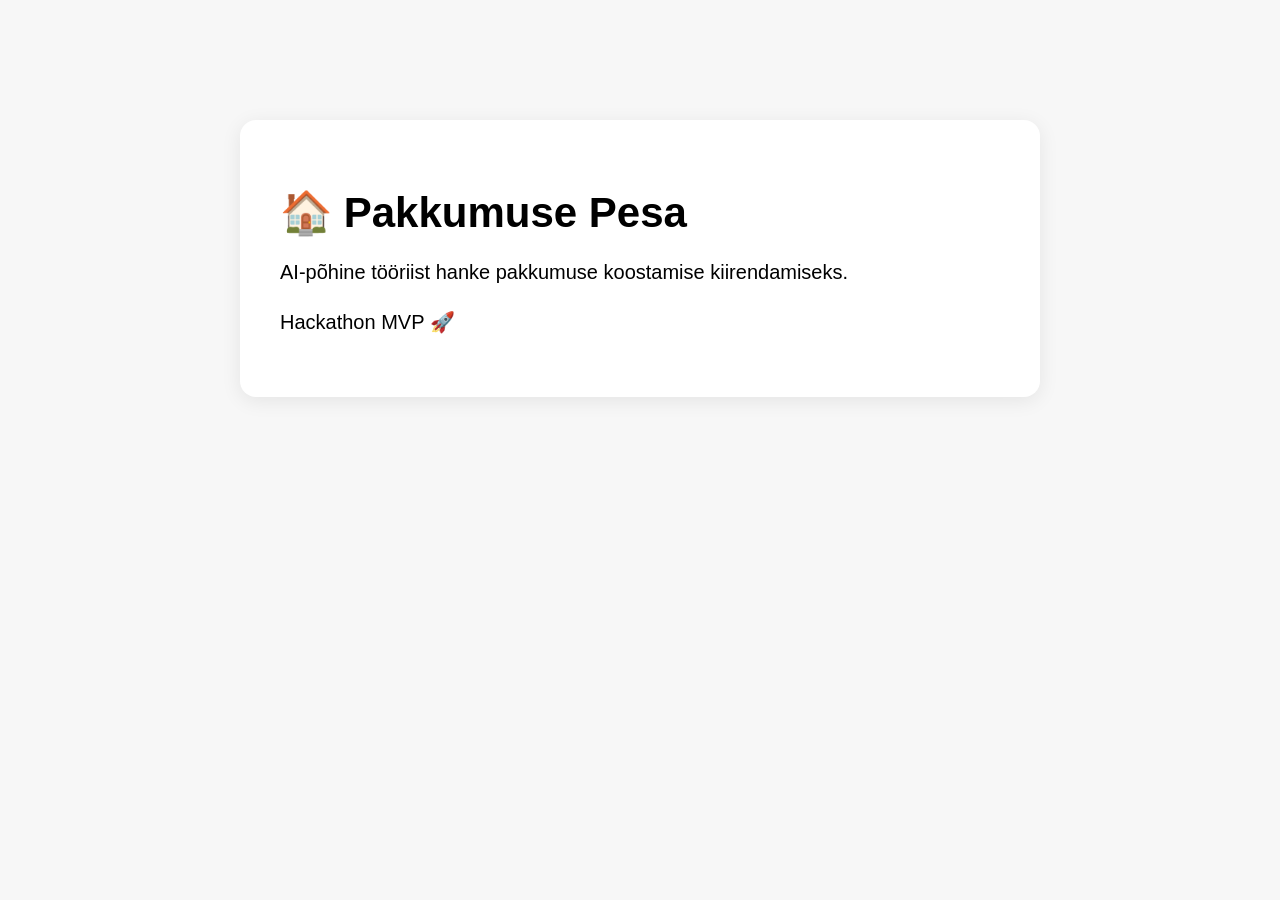
<file: index.html>
<!DOCTYPE html>
<html lang="et">
<head>
  <meta charset="UTF-8">
  <meta name="viewport" content="width=device-width, initial-scale=1.0">
  <title>Pakkumuse Pesa</title>

  <style>
    body {
      font-family: Arial, sans-serif;
      max-width: 800px;
      margin: 100px auto;
      padding: 20px;
      background: #f7f7f7;
    }

    .card {
      background: white;
      padding: 40px;
      border-radius: 16px;
      box-shadow: 0 4px 20px rgba(0,0,0,0.08);
    }

    h1 {
      font-size: 42px;
      margin-bottom: 10px;
    }

    p {
      font-size: 20px;
      line-height: 1.5;
    }
  </style>
</head>

<body>

  <div class="card">
    <h1>🏠 Pakkumuse Pesa</h1>

    <p>
      AI-põhine tööriist hanke pakkumuse koostamise kiirendamiseks.
    </p>

    <p>
      Hackathon MVP 🚀
    </p>
  </div>

</body>
</html>
</file>
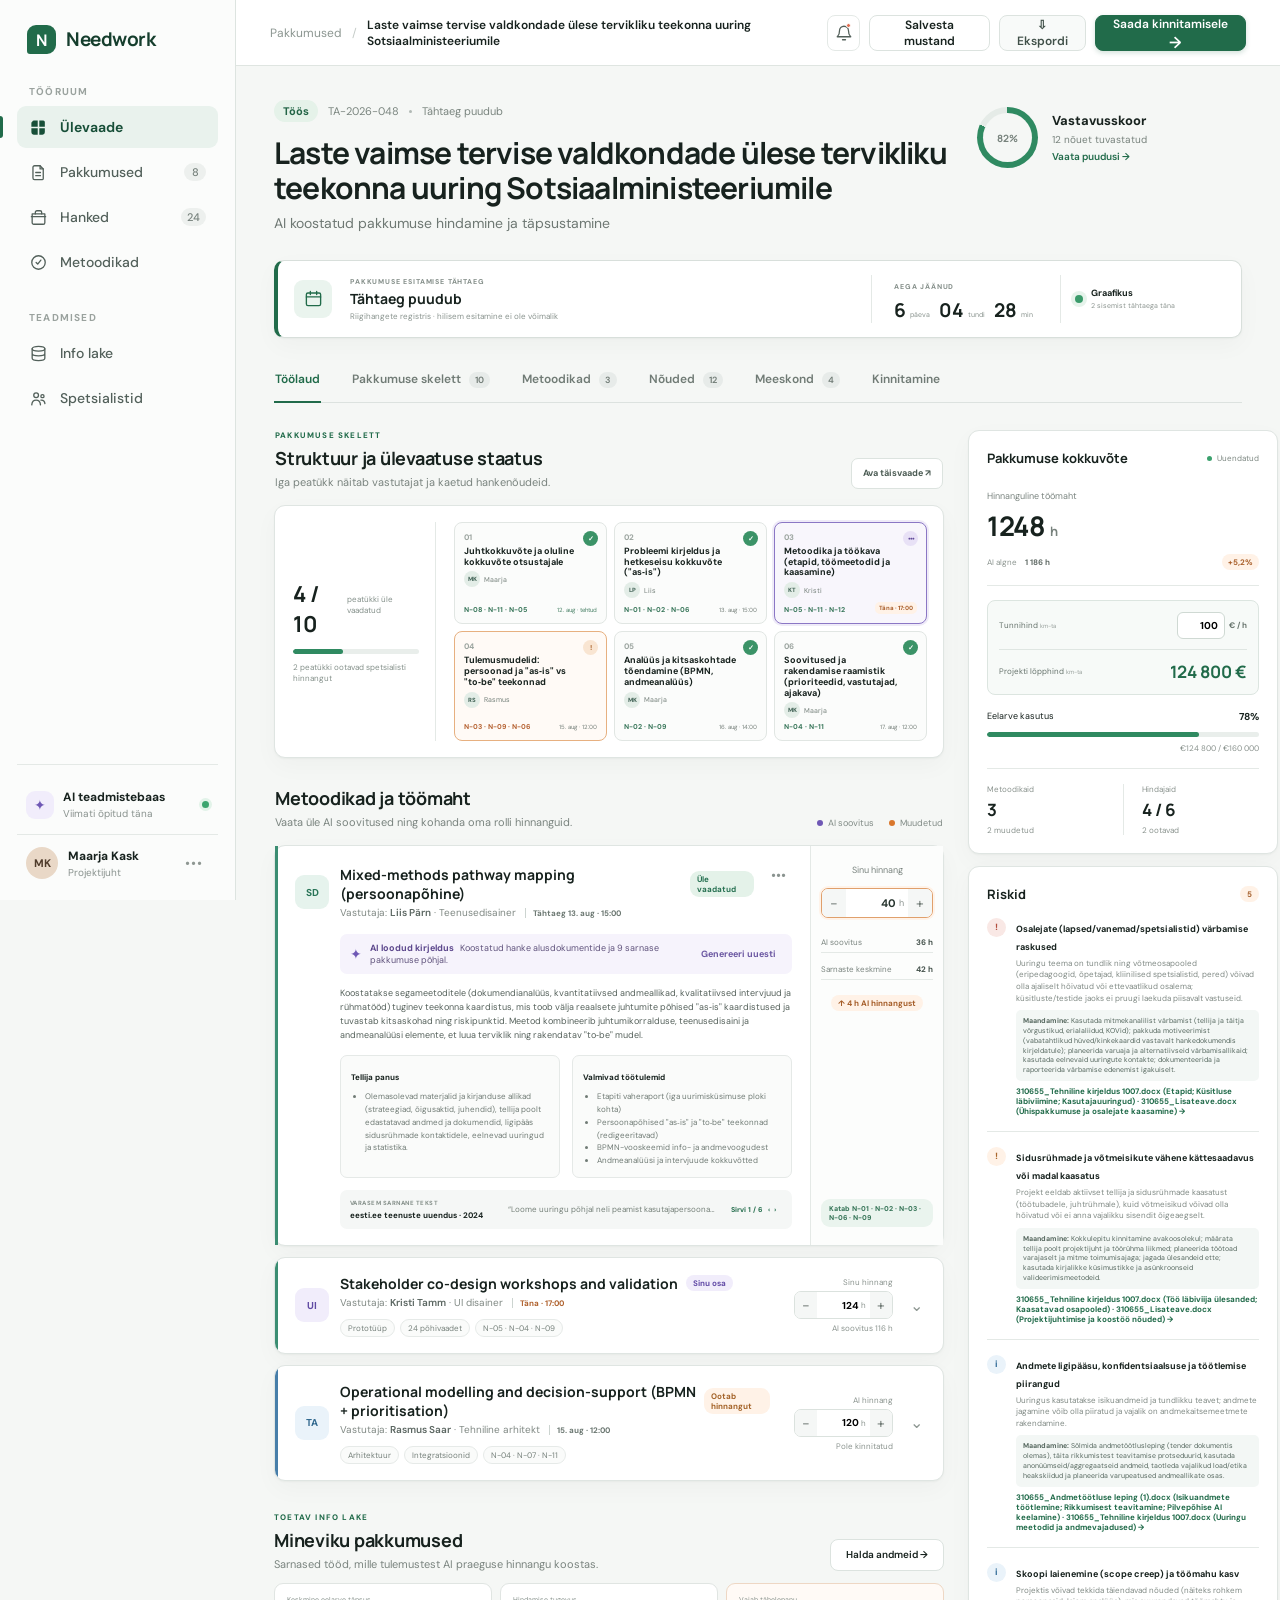
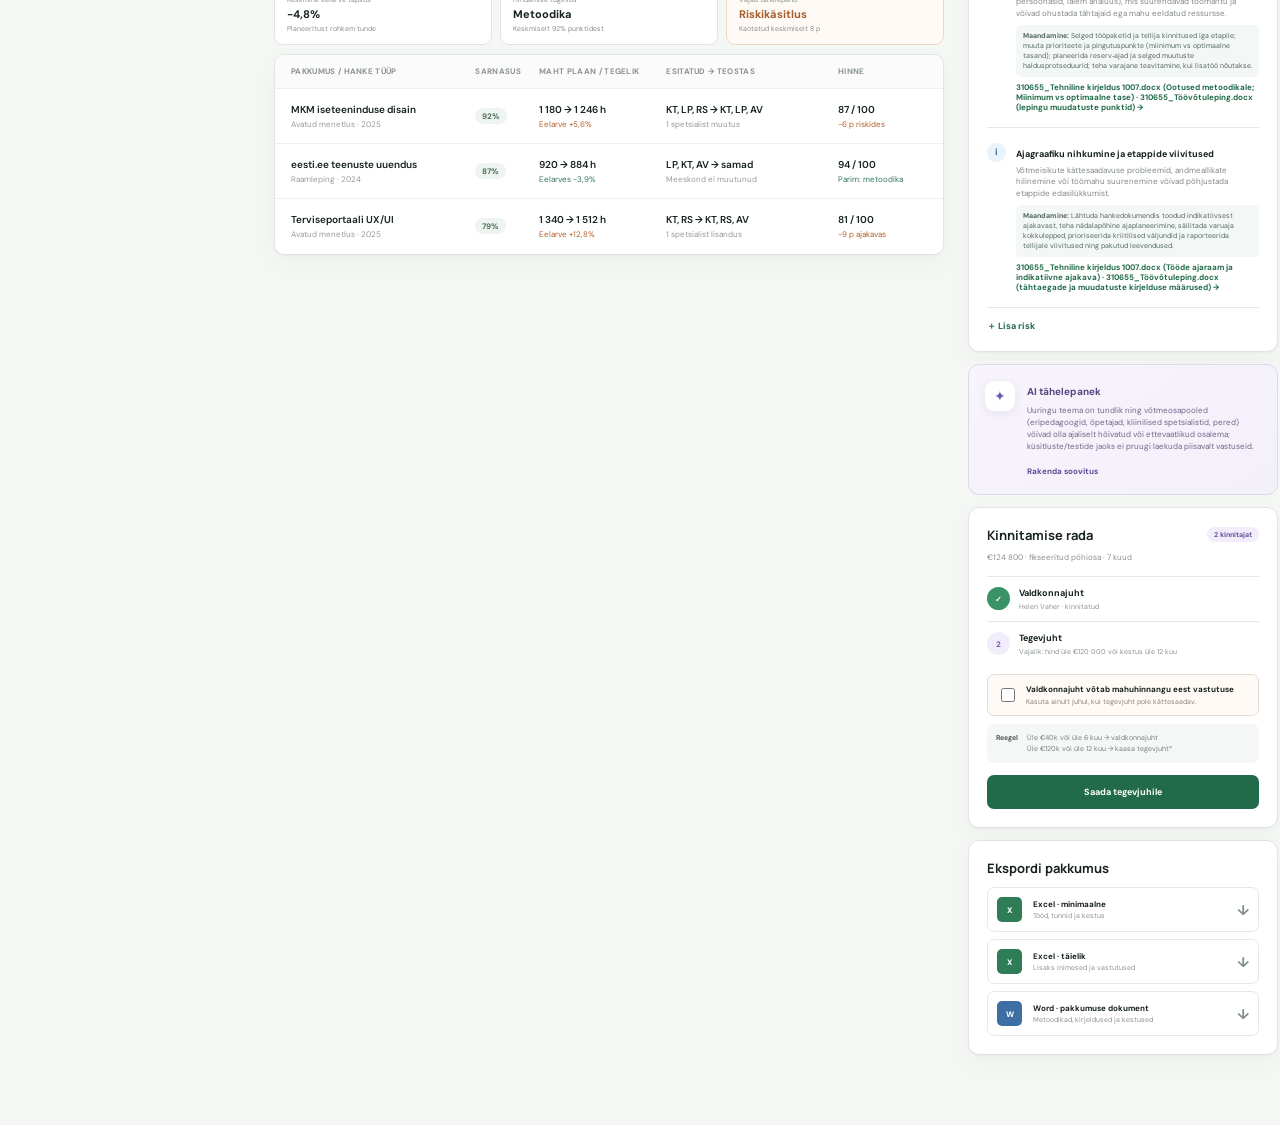
<file: frontend/index.html>
<!doctype html>
<html lang="et">
  <head>
    <meta charset="UTF-8" />
    <meta name="viewport" content="width=device-width, initial-scale=1.0" />
    <title>Pakkumuste töölaud</title>
    <link rel="preconnect" href="https://fonts.googleapis.com" />
    <link rel="preconnect" href="https://fonts.gstatic.com" crossorigin />
    <link href="https://fonts.googleapis.com/css2?family=DM+Sans:wght@400;500;600;700&family=Manrope:wght@500;600;700&display=swap" rel="stylesheet" />
    <link rel="stylesheet" href="styles.css" />
  </head>
  <body>
    <aside class="sidebar">
      <a class="brand" href="#" aria-label="Needwork avaleht">
        <span class="brand-mark">N</span>
        <span>Needwork</span>
      </a>

      <nav class="main-nav" aria-label="Peamenüü">
        <p class="nav-label">Tööruum</p>
        <a class="nav-item active" href="#">
          <svg viewBox="0 0 24 24" aria-hidden="true"><path d="M4 5a2 2 0 0 1 2-2h5v8H3V6a1 1 0 0 1 1-1Zm9-2h5a2 2 0 0 1 2 2v6h-7V3ZM3 13h8v8H6a3 3 0 0 1-3-3v-5Zm10 0h7v5a3 3 0 0 1-3 3h-4v-8Z"/></svg>
          Ülevaade
        </a>
        <a class="nav-item" href="#">
          <svg viewBox="0 0 24 24" aria-hidden="true"><path d="M7 3.5h7l4 4V20a1 1 0 0 1-1 1H7a2 2 0 0 1-2-2V5.5a2 2 0 0 1 2-2Z"/><path d="M14 3.5v4h4M8.5 12h6M8.5 16h6"/></svg>
          Pakkumused
          <span class="nav-count">8</span>
        </a>
        <a class="nav-item" href="#">
          <svg viewBox="0 0 24 24" aria-hidden="true"><path d="M4 7.5h16v11a2 2 0 0 1-2 2H6a2 2 0 0 1-2-2v-11Z"/><path d="M8 7.5v-2a2 2 0 0 1 2-2h4a2 2 0 0 1 2 2v2M3 11h18"/></svg>
          Hanked
          <span class="nav-count">24</span>
        </a>
        <a class="nav-item" href="#">
          <svg viewBox="0 0 24 24" aria-hidden="true"><circle cx="12" cy="12" r="8.5"/><path d="m9 12 2 2 4-5"/></svg>
          Metoodikad
        </a>

        <p class="nav-label second">Teadmised</p>
        <a class="nav-item" href="#">
          <svg viewBox="0 0 24 24" aria-hidden="true"><ellipse cx="12" cy="6" rx="8" ry="3"/><path d="M4 6v6c0 1.7 3.6 3 8 3s8-1.3 8-3V6M4 12v6c0 1.7 3.6 3 8 3s8-1.3 8-3v-6"/></svg>
          Info lake
        </a>
        <a class="nav-item" href="#">
          <svg viewBox="0 0 24 24" aria-hidden="true"><circle cx="9" cy="8" r="3"/><circle cx="17" cy="9" r="2"/><path d="M3.5 20c.3-4 2.1-6 5.5-6s5.2 2 5.5 6M15 14c3.2-.2 4.8 1.5 5.1 4.5"/></svg>
          Spetsialistid
        </a>
      </nav>

      <div class="sidebar-bottom">
        <div class="ai-mini-card">
          <div class="sparkle">✦</div>
          <div><strong>AI teadmistebaas</strong><span>Viimati õpitud täna</span></div>
          <span class="status-dot"></span>
        </div>
        <div class="profile">
          <div class="avatar">MK</div>
          <div><strong>Maarja Kask</strong><span>Projektijuht</span></div>
          <button aria-label="Ava kasutajamenüü">•••</button>
        </div>
      </div>
    </aside>

    <main>
      <header class="topbar">
        <div class="breadcrumb"><span>Pakkumused</span><b>/</b><strong id="breadcrumbTenderTitle">Transpordiameti iseteenindus</strong></div>
        <div class="top-actions">
          <button class="icon-btn" aria-label="Teavitused">
            <svg viewBox="0 0 24 24"><path d="M6 9a6 6 0 0 1 12 0c0 7 3 7 3 8H3c0-1 3-1 3-8ZM10 21h4"/></svg>
            <i></i>
          </button>
          <button class="ghost-btn">Salvesta mustand</button>
          <button class="export-top">⇩ Ekspordi</button>
          <button class="primary-btn">Saada kinnitamisele <span>→</span></button>
        </div>
      </header>

      <div class="page-shell">
        <section class="proposal-head">
          <div>
            <div class="eyebrow-row"><span class="status-badge">Töös</span><span>TA-2026-048</span><span class="dot-sep"></span><span id="tenderDeadlineShort">Esitamine 18. august kell 11:00</span></div>
            <h1 id="tenderTitle">Transpordiameti iseteeninduse<br />uuendamine</h1>
            <p>AI koostatud pakkumuse hindamine ja täpsustamine</p>
          </div>
          <div class="head-metrics">
            <div class="metric-ring" style="--score: 82"><span>82<small>%</small></span></div>
            <div><strong>Vastavusskoor</strong><span id="requirementsSummary">12 nõuet 14-st kaetud</span><a href="#requirements">Vaata puudusi →</a></div>
          </div>
        </section>

        <section class="deadline-banner" aria-label="Pakkumuse esitamise tähtaeg">
          <div class="deadline-icon"><svg viewBox="0 0 24 24"><rect x="3" y="5" width="18" height="16" rx="2"/><path d="M8 3v4M16 3v4M3 10h18"/></svg></div>
          <div class="deadline-main"><span>PAKKUMUSE ESITAMISE TÄHTAEG</span><strong id="tenderDeadline">Teisipäev, 18. august 2026 <b>kell 11:00</b></strong><small>Riigihangete registris · hilisem esitamine ei ole võimalik</small></div>
          <div class="countdown"><span>AEGA JÄÄNUD</span><div><strong>6</strong><small>päeva</small><strong>04</strong><small>tundi</small><strong>28</strong><small>min</small></div></div>
          <div class="deadline-health"><i></i><div><strong>Graafikus</strong><span>2 sisemist tähtaega täna</span></div></div>
        </section>

        <div class="tabs" role="tablist">
          <button class="tab active">Töölaud</button>
          <button class="tab">Pakkumuse skelett <span id="proposalSkeletonCount">6</span></button>
          <button class="tab">Metoodikad <span id="methodologiesCount">14</span></button>
          <button class="tab">Nõuded <span id="requirementsCount">14</span></button>
          <button class="tab">Meeskond <span id="teamRolesCount">7</span></button>
          <button class="tab">Kinnitamine</button>
        </div>

        <section class="workspace-grid">
          <div class="content-column">
            <section class="skeleton-section">
              <div class="section-heading">
                <div><span class="tiny-label">PAKKUMUSE SKELETT</span><h2>Struktuur ja ülevaatuse staatus</h2><p>Iga peatükk näitab vastutajat ja kaetud hankenõudeid.</p></div>
                <button class="outline-small">Ava täisvaade ↗</button>
              </div>
              <div class="skeleton-card">
                <div class="skeleton-progress"><div><strong id="skeletonProgressText">4 / 6</strong><span>peatükki üle vaadatud</span></div><div class="bar"><i id="skeletonProgressBar" style="width:66%"></i></div><span>2 peatükki ootavad spetsialisti hinnangut</span></div>
                <div class="skeleton-flow" id="proposalSkeletonList">
                  <div class="chapter done"><div class="chapter-order">01</div><strong>Lähtekoht ja eesmärgid</strong><span class="chapter-owner"><i>MK</i> Maarja</span><div class="chapter-meta"><span class="req-links">N-01 · N-03</span><span class="task-deadline done-date">12. aug · tehtud</span></div><b>✓</b></div>
                  <div class="flow-line"></div>
                  <div class="chapter done"><div class="chapter-order">02</div><strong>Teenusedisain ja uuringud</strong><span class="chapter-owner"><i>LP</i> Liis</span><div class="chapter-meta"><span class="req-links">N-02 · N-05 · N-08</span><span class="task-deadline">13. aug · 15:00</span></div><b>✓</b></div>
                  <div class="flow-line"></div>
                  <div class="chapter current"><div class="chapter-order">03</div><strong>UX/UI disain</strong><span class="chapter-owner"><i>KT</i> Kristi</span><div class="chapter-meta"><span class="req-links">N-04 · N-06</span><span class="task-deadline today">Täna · 17:00</span></div><b>•••</b></div>
                  <div class="flow-line"></div>
                  <div class="chapter waiting"><div class="chapter-order">04</div><strong>Tehniline lahendus</strong><span class="chapter-owner"><i>RS</i> Rasmus</span><div class="chapter-meta"><span class="req-links missing">N-11 katmata</span><span class="task-deadline">15. aug · 12:00</span></div><b>!</b></div>
                  <div class="flow-line"></div>
                  <div class="chapter done"><div class="chapter-order">05</div><strong>Projekti juhtimine</strong><span class="chapter-owner"><i>MK</i> Maarja</span><div class="chapter-meta"><span class="req-links">N-07 · N-09</span><span class="task-deadline">16. aug · 14:00</span></div><b>✓</b></div>
                  <div class="flow-line"></div>
                  <div class="chapter done"><div class="chapter-order">06</div><strong>Riskid ja kvaliteet</strong><span class="chapter-owner"><i>MK</i> Maarja</span><div class="chapter-meta"><span class="req-links">N-10 · N-12</span><span class="task-deadline">17. aug · 12:00</span></div><b>✓</b></div>
                </div>
              </div>
            </section>

            <div class="section-heading">
              <div><h2>Metoodikad ja töömaht</h2><p>Vaata üle AI soovitused ning kohanda oma rolli hinnanguid.</p></div>
              <div class="legend"><span><i class="ai-dot"></i> AI soovitus</span><span><i class="edited-dot"></i> Muudetud</span></div>
            </div>

            <article class="method-card expanded detail-method">
              <div class="role-stripe service"></div>
              <div class="method-main">
                <div class="method-top">
                  <div class="role-icon service">SD</div>
                  <div><div class="role-line"><h3 id="methodologyName0">Persoonade loomine ja kooskõlastamine</h3><span class="review-pill">Üle vaadatud</span></div><p>Vastutaja: <strong>Liis Pärn</strong> · Teenusedisainer <span class="inline-deadline">Tähtaeg 13. aug · 15:00</span></p></div>
                  <button class="more-btn">•••</button>
                </div>

                <div class="ai-reason"><span>✦</span><p><strong>AI loodud kirjeldus</strong> Koostatud hanke alusdokumentide ja 9 sarnase pakkumuse põhjal.</p><button>Genereeri uuesti</button></div>

                <div class="method-description">
                  <p id="methodologyDescription0">Eelnevate uuringute põhjal tuvastame erinevad kasutajatüübid. Loome kokku kuni 4 persoonat, kirjeldades nende omadusi, eesmärke, harjumusi, ootusi ja murekohti. Persoonadele anname nimed, portreepildid ja tsitaadid, et anda neile isikupära ning muuta need meeldejäävaks.</p>
                  <p id="methodologyDescriptionContinuation0">Iga persoona kirjeldus mahutatakse ühele A4 lehele. Persoonad kooskõlastame tellijaga ja kohandame neid saadud tagasiside põhjal.</p>
                  <div class="deliverables-grid">
                    <div><strong>Tellija panus</strong><ul id="methodologyClientInput0"><li>Uuringutulemuste koosolekul osalemine</li><li>Persoonadele tagasiside andmine</li></ul></div>
                    <div><strong>Valmivad töötulemid</strong><ul id="methodologyDeliverables0"><li>Intervjuude peamiste tulemuste loetelu</li><li>Persoonad, kuni 4 tk</li></ul></div>
                  </div>
                  <div class="previous-copy"><div><span>VARASEM SARNANE TEKST</span><strong>eesti.ee teenuste uuendus · 2024</strong></div><p>“Loome uuringu põhjal neli peamist kasutajapersoonat...”</p><button>Sirvi 1 / 6&nbsp;&nbsp; ‹ &nbsp;›</button></div>
                </div>
              </div>
              <div class="method-total detailed-total"><span>Sinu hinnang</span><div class="stepper changed"><button type="button" data-step="-1">−</button><input class="hours-input" aria-label="Persoonade loomise tunnid" value="40" inputmode="numeric" /><span>h</span><button type="button" data-step="1">+</button></div><small>AI soovitus <b>36 h</b></small><small>Sarnaste keskmine <b>42 h</b></small><div class="delta">↑ 4 h AI hinnangust</div><span class="requirement-tag" id="methodologyRequirements0">Katab N-05</span></div>
            </article>

            <article class="method-card compact">
              <div class="role-stripe service"></div>
              <div class="role-icon ui">UI</div>
              <div class="compact-copy"><div class="role-line"><h3 id="methodologyName1">Prototüüpimine ja visuaalne disain</h3><span class="role-pill">Sinu osa</span></div><p>Vastutaja: <strong>Kristi Tamm</strong> · UI disainer <span class="inline-deadline urgent">Täna · 17:00</span></p><div class="chips"><span>Prototüüp</span><span>24 põhivaadet</span><span id="methodologyRequirements1">N-04 · N-06</span></div></div>
              <div class="compact-hours"><span>Sinu hinnang</span><div class="mini-stepper"><button type="button" data-step="-1">−</button><input class="hours-input" aria-label="UI disaini tunnid" value="124" inputmode="numeric" /><small>h</small><button type="button" data-step="1">+</button></div><small>AI soovitus 116 h</small></div>
              <button class="chevron">⌄</button>
            </article>

            <article class="method-card compact">
              <div class="role-stripe tech"></div>
              <div class="role-icon tech">TA</div>
              <div class="compact-copy"><div class="role-line"><h3 id="methodologyName2">Tehniline analüüs</h3><span class="waiting-pill">Ootab hinnangut</span></div><p>Vastutaja: <strong>Rasmus Saar</strong> · Tehniline arhitekt <span class="inline-deadline">15. aug · 12:00</span></p><div class="chips"><span>Arhitektuur</span><span>Integratsioonid</span><span id="methodologyRequirements2">Turvalisus</span></div></div>
              <div class="compact-hours"><span>AI hinnang</span><div class="mini-stepper"><button type="button" data-step="-1">−</button><input class="hours-input" aria-label="Tehnilise analüüsi tunnid" value="120" inputmode="numeric" /><small>h</small><button type="button" data-step="1">+</button></div><small>Pole kinnitatud</small></div>
              <button class="chevron">⌄</button>
            </article>

            <section class="data-lake">
              <div class="lake-head">
                <div><span class="tiny-label">TOETAV INFO LAKE</span><h2>Mineviku pakkumused</h2><p>Sarnased tööd, mille tulemustest AI praeguse hinnangu koostas.</p></div>
                <button class="ghost-btn">Halda andmeid →</button>
              </div>
              <div class="learning-cards">
                <div><span>Keskmine eelarve täpsus</span><strong>−4,8%</strong><small>Planeeritust rohkem tunde</small></div>
                <div><span>Hindamise tugevus</span><strong>Metoodika</strong><small>Keskmiselt 92% punktidest</small></div>
                <div class="attention"><span>Vajab tähelepanu</span><strong>Riskikäsitlus</strong><small>Kaotatud keskmiselt 8 p</small></div>
              </div>
              <div class="lake-table rich">
                <div class="lake-row lake-header"><span>Pakkumus / hanke tüüp</span><span>Sarnasus</span><span>Maht plaan / tegelik</span><span>Esitatud → teostas</span><span>Hinne</span></div>
                <div class="lake-row"><span><b>MKM iseteeninduse disain</b><small>Avatud menetlus · 2025</small></span><span><em class="similarity">92%</em></span><span><b>1 180 → 1 246 h</b><small class="bad-text">Eelarve +5,6%</small></span><span><b>KT, LP, RS → KT, LP, AV</b><small>1 spetsialist muutus</small></span><span><b>87 / 100</b><small class="bad-text">−6 p riskides</small></span></div>
                <div class="lake-row"><span><b>eesti.ee teenuste uuendus</b><small>Raamleping · 2024</small></span><span><em class="similarity">87%</em></span><span><b>920 → 884 h</b><small class="good-text">Eelarves −3,9%</small></span><span><b>LP, KT, AV → samad</b><small>Meeskond ei muutunud</small></span><span><b>94 / 100</b><small class="good-text">Parim: metoodika</small></span></div>
                <div class="lake-row"><span><b>Terviseportaali UX/UI</b><small>Avatud menetlus · 2025</small></span><span><em class="similarity">79%</em></span><span><b>1 340 → 1 512 h</b><small class="bad-text">Eelarve +12,8%</small></span><span><b>KT, RS → KT, RS, AV</b><small>1 spetsialist lisandus</small></span><span><b>81 / 100</b><small class="bad-text">−9 p ajakavas</small></span></div>
              </div>
            </section>
          </div>

          <aside class="insight-column">
            <div class="summary-card">
              <div class="card-title"><h3>Pakkumuse kokkuvõte</h3><span class="live-dot">Uuendatud</span></div>
              <div class="big-hours"><span>Hinnanguline töömaht</span><strong><span id="totalHours">1 248</span> <small>h</small></strong><div class="comparison"><span>AI algne</span><b>1 186 h</b><em id="hoursDelta">+5,2%</em></div></div>
              <div class="price-calculator">
                <label for="hourlyRate"><span>Tunnihind <small>km-ta</small></span><div><input id="hourlyRate" value="100" inputmode="decimal" /><b>€ / h</b></div></label>
                <div class="price-result"><span>Projekti lõpphind <small>km-ta</small></span><strong id="totalPrice">124 800 €</strong></div>
              </div>
              <div class="budget-progress"><div><span>Eelarve kasutus</span><strong id="budgetUse">78%</strong></div><div class="bar"><i id="budgetBar"></i></div><p><span id="budgetAmount">€124 800</span> / €160 000</p></div>
              <div class="stat-pair"><div><span>Metoodikaid</span><strong id="methodologiesTotal">14</strong><small>2 muudetud</small></div><div><span>Hindajaid</span><strong>4 / 6</strong><small>2 ootavad</small></div></div>
            </div>

            <div class="risk-card">
              <div class="card-title"><h3>Riskid</h3><span class="risk-count" id="risksCount">3</span></div>
              <div id="riskItems">
                <div class="risk-item high"><i>!</i><div><strong>Integratsioonide maht ebaselge</strong><p>Hankedokumendid viitavad 8 süsteemile, kuid kirjeldatud on 5.</p><span class="mitigation"><b>Maandamine:</b> täpsustame liidesed avakoosolekul ja hoiame 15% puhvrit.</span><a href="#">Vaata nõuet →</a></div></div>
                <div class="risk-item medium"><i>!</i><div><strong>Projektijuhi koormus</strong><p>Kuuekuuline fikseeritud hinnaga projekt vajab vähemalt 0,3 koormust.</p><span class="mitigation"><b>Maandamine:</b> määrame asendusjuhi ja iganädalase riskikoosoleku.</span></div></div>
                <div class="risk-item low"><i>i</i><div><strong>Kasutajate värbamine</strong><p>Ajaplaanis puudub tellija kinnitus värbamisele.</p></div></div>
              </div>
              <button class="risk-button">＋ Lisa risk</button>
            </div>

            <div class="ai-note-card">
              <div class="sparkle large">✦</div>
              <div><strong>AI tähelepanek</strong><p id="aiObservation">Varasemates sarnastes töödes alahinnati integratsioonide analüüsi keskmiselt <b>14%</b>.</p><button>Rakenda soovitus</button></div>
            </div>

            <div class="approval-card">
              <div class="card-title"><h3>Kinnitamise rada</h3><span class="approval-status">2 kinnitajat</span></div>
              <p class="approval-rule"><span id="approvalPrice">€124 800</span> · fikseeritud põhiosa · 7 kuud</p>
              <div class="approval-person done"><span>✓</span><div><strong>Valdkonnajuht</strong><small>Helen Vaher · kinnitatud</small></div></div>
              <div class="approval-person pending"><span>2</span><div><strong>Tegevjuht</strong><small>Vajalik: hind üle €120 000 või kestus üle 12 kuu</small></div></div>
              <label class="responsibility-option"><input type="checkbox" /><span><b>Valdkonnajuht võtab mahuhinnangu eest vastutuse</b><small>Kasuta ainult juhul, kui tegevjuht pole kättesaadav.</small></span></label>
              <div class="rule-hint"><b>Reegel</b><span>Üle €40k või üle 6 kuu → valdkonnajuht<br />Üle €120k või üle 12 kuu → kaasa tegevjuht*</span></div>
              <button class="primary-wide">Saada tegevjuhile</button>
            </div>

            <div class="export-card">
              <div class="card-title"><h3>Ekspordi pakkumus</h3></div>
              <button><span class="file-icon excel">X</span><div><strong>Excel · minimaalne</strong><small>Tööd, tunnid ja kestus</small></div><b>↓</b></button>
              <button><span class="file-icon excel">X</span><div><strong>Excel · täielik</strong><small>Lisaks inimesed ja vastutused</small></div><b>↓</b></button>
              <button><span class="file-icon word">W</span><div><strong>Word · pakkumuse dokument</strong><small>Metoodikad, kirjeldused ja kestused</small></div><b>↓</b></button>
            </div>
          </aside>
        </section>
      </div>
    </main>
    <script src="mock-data.js"></script>
    <script src="script.js"></script>
  </body>
</html>
</file>
<file: frontend/styles.css>
:root {
  --ink: #17221e;
  --muted: #6d7772;
  --line: #e4e9e6;
  --surface: #ffffff;
  --canvas: #f5f7f5;
  --green: #216b4a;
  --green-2: #2f8a61;
  --green-soft: #eaf4ee;
  --purple: #6f58b5;
  --purple-soft: #f1edfb;
  --orange: #d9772c;
  --orange-soft: #fff2e7;
  --blue: #3974a8;
  --blue-soft: #eaf3fa;
  --shadow: 0 1px 2px rgb(20 40 30 / 4%), 0 8px 24px rgb(20 40 30 / 3%);
}

* { box-sizing: border-box; }

body {
  margin: 0;
  min-width: 1180px;
  color: var(--ink);
  background: var(--canvas);
  font-family: "DM Sans", sans-serif;
  font-size: 14px;
}

button, input { font: inherit; }
button { color: inherit; }

.sidebar {
  position: fixed;
  inset: 0 auto 0 0;
  z-index: 10;
  width: 236px;
  display: flex;
  flex-direction: column;
  padding: 25px 17px 18px;
  border-right: 1px solid #dde4e0;
  background: #fbfcfb;
}

.brand { display: flex; align-items: center; gap: 10px; margin: 0 10px 31px; color: #153e2d; text-decoration: none; font: 700 19px/1 "Manrope"; letter-spacing: -.5px; }
.brand-mark { width: 29px; height: 29px; display: grid; place-items: center; border-radius: 9px 9px 9px 3px; color: white; background: var(--green); font-size: 16px; }
.nav-label { margin: 0 12px 8px; color: #9aa29e; font-size: 10px; font-weight: 700; letter-spacing: .12em; text-transform: uppercase; }
.nav-label.second { margin-top: 28px; }
.main-nav { flex: 1; }
.nav-item { position: relative; display: flex; height: 42px; align-items: center; gap: 12px; margin-bottom: 3px; padding: 0 12px; border-radius: 9px; color: #52605a; text-decoration: none; font-weight: 500; }
.nav-item:hover { background: #f1f4f2; }
.nav-item.active { color: #174f38; background: #e9f2ed; font-weight: 650; }
.nav-item.active::before { content: ""; position: absolute; left: -17px; width: 3px; height: 22px; border-radius: 0 3px 3px 0; background: var(--green); }
.nav-item svg { width: 19px; height: 19px; fill: none; stroke: currentColor; stroke-width: 1.65; stroke-linecap: round; stroke-linejoin: round; }
.nav-item:first-of-type svg { fill: currentColor; stroke: none; }
.nav-count { margin-left: auto; min-width: 22px; padding: 2px 6px; border-radius: 10px; color: #76817c; background: #edf0ee; text-align: center; font-size: 11px; }
.sidebar-bottom { border-top: 1px solid var(--line); padding-top: 14px; }
.ai-mini-card { display: flex; align-items: center; gap: 9px; padding: 10px 9px 14px; }
.sparkle { display: grid; place-items: center; width: 28px; height: 28px; flex: 0 0 auto; border-radius: 9px; color: var(--purple); background: var(--purple-soft); }
.ai-mini-card div:nth-child(2), .profile div:nth-child(2) { display: flex; flex-direction: column; gap: 2px; }
.ai-mini-card strong, .profile strong { font-size: 12px; }
.ai-mini-card span, .profile span { color: #89928e; font-size: 10px; }
.status-dot { width: 7px; height: 7px; margin-left: auto; border-radius: 50%; background: #3aa56e; box-shadow: 0 0 0 3px #e2f3e9; }
.profile { display: flex; align-items: center; gap: 10px; padding: 12px 9px 3px; border-top: 1px solid var(--line); }
.avatar { width: 32px; height: 32px; display: grid; place-items: center; border-radius: 50%; color: #4f3b2b; background: #e9d8c7; font-weight: 700; font-size: 11px; }
.profile button { margin-left: auto; border: 0; background: none; color: #8e9792; cursor: pointer; letter-spacing: 1px; }

main { margin-left: 236px; }
.topbar { position: sticky; top: 0; z-index: 5; height: 66px; display: flex; align-items: center; justify-content: space-between; padding: 0 34px; border-bottom: 1px solid #dfe5e1; background: rgb(255 255 255 / 94%); backdrop-filter: blur(12px); }
.breadcrumb { display: flex; align-items: center; gap: 10px; font-size: 12px; }
.breadcrumb span { color: #8c9691; }
.breadcrumb b { color: #c4cbc7; font-weight: 400; }
.breadcrumb strong { font-weight: 600; }
.top-actions { display: flex; align-items: center; gap: 9px; }
.icon-btn { position: relative; display: grid; width: 36px; height: 36px; place-items: center; border: 1px solid var(--line); border-radius: 8px; background: white; cursor: pointer; }
.icon-btn svg { width: 18px; fill: none; stroke: #53605a; stroke-width: 1.7; stroke-linecap: round; stroke-linejoin: round; }
.icon-btn i { position: absolute; top: 7px; right: 8px; width: 5px; height: 5px; border: 1px solid white; border-radius: 50%; background: #e16e51; }
.ghost-btn, .primary-btn, .export-top { height: 36px; padding: 0 15px; border-radius: 8px; cursor: pointer; font-size: 12px; font-weight: 600; }
.ghost-btn { border: 1px solid #dce3df; background: white; }
.export-top { border: 1px solid #dce3df; color: #405049; background: #f8faf9; }
.primary-btn { border: 1px solid var(--green); color: white; background: var(--green); box-shadow: 0 2px 5px rgb(33 107 74 / 20%); }
.primary-btn span { margin-left: 8px; font-size: 16px; }
.page-shell { max-width: 1480px; margin: auto; padding: 34px 38px 70px; }

.proposal-head { display: flex; justify-content: space-between; align-items: flex-start; padding-bottom: 28px; }
.eyebrow-row { display: flex; align-items: center; gap: 10px; color: #7a857f; font-size: 11px; }
.status-badge { padding: 4px 9px; border-radius: 12px; color: #236446; background: #e5f2e9; font-weight: 700; }
.dot-sep { width: 3px; height: 3px; border-radius: 50%; background: #b1b9b5; }
h1 { margin: 13px 0 8px; font: 700 30px/1.18 "Manrope", sans-serif; letter-spacing: -.8px; }
.proposal-head p { margin: 0; color: #6e7873; }
.head-metrics { display: flex; align-items: center; gap: 14px; min-width: 265px; padding: 7px 0; }
.metric-ring { --score: 82; width: 61px; height: 61px; display: grid; place-items: center; border-radius: 50%; background: conic-gradient(var(--green-2) calc(var(--score) * 1%), #e5ebe7 0); }
.metric-ring::before { content: ""; grid-area: 1/1; width: 49px; height: 49px; border-radius: 50%; background: var(--canvas); }
.metric-ring span { z-index: 1; grid-area: 1/1; font: 700 17px "Manrope"; }
.metric-ring small { font-size: 10px; }
.head-metrics > div:last-child { display: flex; flex-direction: column; gap: 4px; }
.head-metrics strong { font-size: 13px; }
.head-metrics span, .head-metrics a { color: #77827c; font-size: 10px; }
.head-metrics a { color: var(--green); text-decoration: none; font-weight: 600; }
.deadline-banner { display: grid; grid-template-columns: 42px 1fr auto 150px; gap: 14px; align-items: center; margin-bottom: 20px; padding: 14px 16px; border: 1px solid #d8dfdb; border-left: 4px solid var(--green); border-radius: 10px; background: white; box-shadow: var(--shadow); }
.deadline-icon { width: 38px; height: 38px; display: grid; place-items: center; border-radius: 9px; color: var(--green); background: var(--green-soft); }
.deadline-icon svg { width: 19px; fill: none; stroke: currentColor; stroke-width: 1.7; stroke-linecap: round; stroke-linejoin: round; }
.deadline-main { display: flex; flex-direction: column; gap: 3px; }
.deadline-main > span, .countdown > span { color: #86908b; font-size: 7px; font-weight: 800; letter-spacing: .12em; }
.deadline-main > strong { font: 700 14px "Manrope"; }
.deadline-main > strong b { color: var(--green); }
.deadline-main small { color: #89938e; font-size: 8px; }
.countdown { padding: 0 22px; border-inline: 1px solid var(--line); }
.countdown > div { display: flex; align-items: baseline; gap: 4px; margin-top: 4px; }
.countdown strong { font: 700 19px "Manrope"; }
.countdown small { margin-right: 5px; color: #89938e; font-size: 7px; }
.deadline-health { display: flex; align-items: center; gap: 8px; }
.deadline-health > i { width: 8px; height: 8px; border-radius: 50%; background: #3b9b6b; box-shadow: 0 0 0 4px #e6f3eb; }
.deadline-health > div { display: flex; flex-direction: column; gap: 2px; }
.deadline-health strong { font-size: 9px; }
.deadline-health span { color: #8b948f; font-size: 7px; }

.tabs { display: flex; align-items: flex-end; gap: 30px; height: 45px; border-bottom: 1px solid #dce2df; }
.tab { position: relative; height: 45px; padding: 0 1px; border: 0; color: #707b75; background: none; cursor: pointer; font-size: 12px; font-weight: 600; }
.tab.active { color: var(--green); }
.tab.active::after { content: ""; position: absolute; inset: auto 0 -1px; height: 2px; background: var(--green); }
.tab span { margin-left: 5px; padding: 2px 6px; border-radius: 8px; background: #e7ebe9; font-size: 9px; }
.tab.active span { background: #dcece3; }

.workspace-grid { display: grid; grid-template-columns: minmax(670px, 1fr) 310px; gap: 24px; align-items: start; padding-top: 27px; }
.section-heading { display: flex; align-items: flex-end; justify-content: space-between; margin: 0 1px 16px; }
h2 { margin: 0 0 5px; font: 700 18px "Manrope"; letter-spacing: -.25px; }
.section-heading p, .lake-head p { margin: 0; color: #7a847f; font-size: 11px; }
.legend { display: flex; gap: 15px; color: #828c87; font-size: 9px; }
.legend span { display: flex; align-items: center; gap: 5px; }
.legend i { width: 6px; height: 6px; border-radius: 50%; }
.ai-dot { background: var(--purple); }
.edited-dot { background: var(--orange); }

.skeleton-section { margin-bottom: 28px; }
.outline-small { height: 31px; padding: 0 11px; border: 1px solid #dce3df; border-radius: 7px; background: white; color: #4c5c54; font-size: 9px; font-weight: 700; cursor: pointer; }
.skeleton-card { display: grid; grid-template-columns: 145px 1fr; gap: 18px; padding: 16px; border: 1px solid #dfe5e2; border-radius: 11px; background: white; box-shadow: var(--shadow); }
.skeleton-progress { display: flex; flex-direction: column; justify-content: center; padding: 2px 16px 2px 2px; border-right: 1px solid var(--line); }
.skeleton-progress > div:first-child { display: flex; align-items: baseline; gap: 5px; }
.skeleton-progress strong { font: 700 22px "Manrope"; }
.skeleton-progress span { color: #84908a; font-size: 8px; line-height: 1.4; }
.skeleton-progress .bar { margin: 10px 0 8px; }
.skeleton-flow { display: grid; grid-template-columns: repeat(3, minmax(0, 1fr)); gap: 7px; min-width: 0; }
.chapter { position: relative; min-width: 0; min-height: 94px; display: flex; flex-direction: column; gap: 4px; padding: 9px; border: 1px solid #e1e6e3; border-radius: 8px; background: #fbfcfb; }
.chapter.current { border-color: #8b77c5; background: #f8f6fc; box-shadow: 0 0 0 2px #efebf8; }
.chapter.waiting { border-color: #e7b080; background: #fffaf6; }
.chapter-order { color: #9ba49f; font-size: 8px; font-weight: 700; }
.chapter strong { max-width: calc(100% - 16px); font-size: 9px; line-height: 1.2; }
.chapter-owner { display: flex; align-items: center; gap: 4px; color: #75817b; font-size: 7px; }
.chapter-owner i { width: 16px; height: 16px; display: grid; place-items: center; border-radius: 50%; color: #416255; background: #e3ede7; font-style: normal; font-size: 6px; font-weight: 800; }
.chapter-meta { display: flex; justify-content: space-between; align-items: flex-end; gap: 5px; margin-top: auto; }
.req-links { color: #357457; font-size: 7px; font-weight: 700; }
.req-links.missing { color: #b45f2e; }
.task-deadline { color: #747f79; font-size: 6px; white-space: nowrap; }
.task-deadline.today { padding: 2px 4px; border-radius: 5px; color: #aa5f2c; background: var(--orange-soft); font-weight: 800; }
.task-deadline.done-date { color: #488066; }
.chapter > b { position: absolute; top: 8px; right: 8px; width: 15px; height: 15px; display: grid; place-items: center; border-radius: 50%; color: white; background: #3b9367; font-size: 7px; }
.chapter.current > b { color: #624c9a; background: #e8e1f6; letter-spacing: -1px; }
.chapter.waiting > b { color: #aa622a; background: #f9e5d2; }
.flow-line { display: none; }

.method-card { position: relative; overflow: hidden; margin-bottom: 11px; border: 1px solid #dfe5e2; border-radius: 11px; background: white; box-shadow: var(--shadow); }
.method-card.expanded { display: grid; grid-template-columns: 1fr 132px; }
.detail-method { overflow: visible; }
.role-stripe { position: absolute; inset: 0 auto 0 0; width: 3px; }
.role-stripe.ui { background: #775ec1; }
.role-stripe.service { background: #3b8d72; }
.role-stripe.tech { background: #477ea9; }
.method-main { min-width: 0; padding: 19px 18px 16px 20px; border-right: 1px solid var(--line); }
.method-top { display: flex; align-items: center; gap: 11px; }
.role-icon { width: 34px; height: 34px; display: grid; flex: 0 0 auto; place-items: center; border-radius: 9px; font-size: 10px; font-weight: 700; }
.role-icon.ui { color: #604aa3; background: var(--purple-soft); }
.role-icon.service { color: #287457; background: #e6f3ed; }
.role-icon.tech { color: #32698f; background: var(--blue-soft); }
.role-line { display: flex; align-items: center; gap: 8px; }
.role-line h3 { margin: 0; font: 700 14px "Manrope"; }
.role-line span { padding: 3px 7px; border-radius: 9px; font-size: 8px; font-weight: 700; }
.role-pill { color: #614aa6; background: var(--purple-soft); }
.review-pill { color: #267051; background: #e4f2e9; }
.waiting-pill { color: #a36227; background: var(--orange-soft); }
.method-top p, .compact-copy p { margin: 3px 0 0; color: #808984; font-size: 10px; }
.method-top p strong, .compact-copy p strong { color: #5b6661; font-weight: 600; }
.inline-deadline { display: inline-block; margin-left: 6px; padding-left: 7px; border-left: 1px solid #ccd4d0; color: #6b7771; font-size: 8px; font-weight: 700; }
.inline-deadline.urgent { color: #af612d; }
.more-btn { margin-left: auto; align-self: flex-start; border: 0; color: #8a938f; background: none; cursor: pointer; }
.ai-reason { display: flex; align-items: center; gap: 8px; margin: 15px 0 5px 45px; padding: 8px 10px; border-radius: 7px; background: #f6f3fc; color: #61547d; }
.ai-reason > span { color: var(--purple); }
.ai-reason p { margin: 0; flex: 1; font-size: 9px; }
.ai-reason p strong { margin-right: 4px; color: #5c478c; }
.ai-reason button { border: 0; color: #6c58a2; background: none; cursor: pointer; font-size: 9px; font-weight: 700; }
.method-list { margin-left: 45px; }
.method-row { display: grid; grid-template-columns: 19px minmax(190px, 1fr) 85px 120px; gap: 10px; align-items: center; min-height: 57px; border-bottom: 1px solid #edf0ee; }
.check { width: 16px; height: 16px; display: grid; place-items: center; border-radius: 5px; color: white; background: var(--green-2); font-size: 9px; }
.method-copy { display: flex; flex-direction: column; gap: 3px; }
.method-copy strong { font-size: 10px; }
.method-copy span, .history span { color: #8a938f; font-size: 8px; }
.history { display: flex; flex-direction: column; gap: 3px; }
.history strong { color: #69736e; font-size: 10px; font-weight: 600; }
.stepper { display: grid; grid-template-columns: 24px 1fr 12px 24px; align-items: center; height: 30px; border: 1px solid #dbe2de; border-radius: 7px; overflow: hidden; background: white; }
.stepper.changed { border-color: #e0a06c; box-shadow: 0 0 0 2px #fff3e9; }
.stepper button { align-self: stretch; border: 0; background: #f5f7f6; cursor: pointer; color: #6f7974; }
.stepper input { width: 100%; min-width: 0; padding: 0; border: 0; outline: 0; text-align: right; color: #26342e; font-size: 11px; font-weight: 700; }
.stepper span { padding-left: 3px; color: #8a938f; font-size: 9px; }
.add-method { margin-top: 10px; padding: 4px 0; border: 0; color: var(--green); background: none; cursor: pointer; font-size: 9px; font-weight: 700; }
.method-total { display: flex; flex-direction: column; align-items: center; justify-content: center; color: #7a847f; }
.method-total > span { font-size: 9px; }
.method-total > strong { margin: 5px 0 2px; color: #24312b; font: 700 21px "Manrope"; }
.method-total small { font-size: 8px; }
.delta { margin-top: 9px; padding: 3px 7px; border-radius: 9px; color: #a55d28; background: var(--orange-soft); font-size: 8px; font-weight: 700; }
.method-description { margin: 13px 0 0 45px; }
.method-description > p { margin: 0 0 7px; color: #56625c; font-size: 9px; line-height: 1.55; }
.deliverables-grid { display: grid; grid-template-columns: 1fr 1fr; gap: 12px; margin: 12px 0; }
.deliverables-grid > div { padding: 10px; border: 1px solid #e5e9e7; border-radius: 7px; background: #fafbfa; }
.deliverables-grid strong { font-size: 8px; }
.deliverables-grid ul { margin: 6px 0 0; padding-left: 14px; color: #707b75; font-size: 8px; line-height: 1.6; }
.previous-copy { display: grid; grid-template-columns: 1fr 1.4fr auto; gap: 10px; align-items: center; padding: 9px 10px; border-radius: 7px; background: #f5f7f6; }
.previous-copy div { display: flex; flex-direction: column; gap: 3px; }
.previous-copy span { color: #87918c; font-size: 6px; font-weight: 800; letter-spacing: .08em; }
.previous-copy strong { font-size: 8px; }
.previous-copy p { margin: 0; color: #758079; font-size: 8px; white-space: nowrap; overflow: hidden; text-overflow: ellipsis; }
.previous-copy button { border: 0; color: var(--green); background: none; font-size: 7px; font-weight: 700; cursor: pointer; }
.detailed-total { padding: 18px 10px; justify-content: flex-start; gap: 6px; background: #fcfdfc; }
.detailed-total .stepper { width: 112px; margin: 6px 0 8px; }
.detailed-total small { width: 100%; display: flex; justify-content: space-between; padding: 5px 0; border-bottom: 1px solid var(--line); }
.detailed-total small b { color: #46534d; }
.requirement-tag { margin-top: auto; padding: 5px 8px; border-radius: 9px; color: #357457; background: var(--green-soft); font-size: 7px !important; font-weight: 800; }

.method-card.compact { min-height: 96px; display: grid; grid-template-columns: 34px 1fr 112px 24px; gap: 11px; align-items: center; padding: 16px 15px 16px 20px; }
.compact-copy { min-width: 0; }
.chips { display: flex; gap: 5px; margin-top: 10px; }
.chips span { padding: 3px 7px; border: 1px solid #e6eae8; border-radius: 9px; color: #76817b; background: #fafbfa; font-size: 8px; }
.compact-hours { display: flex; flex-direction: column; align-items: flex-end; }
.compact-hours span, .compact-hours small { color: #8a938e; font-size: 8px; }
.compact-hours strong { margin: 3px 0 1px; font: 700 17px "Manrope"; }
.mini-stepper { display: grid; grid-template-columns: 22px 42px 11px 22px; align-items: center; height: 28px; margin: 4px 0; overflow: hidden; border: 1px solid #dbe2de; border-radius: 7px; }
.mini-stepper button { align-self: stretch; border: 0; background: #f5f7f6; color: #6f7974; cursor: pointer; }
.mini-stepper input { width: 100%; padding: 0; border: 0; outline: 0; text-align: right; font-size: 10px; font-weight: 700; }
.mini-stepper small { padding-left: 2px; }
.chevron { border: 0; color: #8c9691; background: none; cursor: pointer; font-size: 16px; }

.data-lake { margin-top: 26px; padding-top: 5px; }
.lake-head { display: flex; justify-content: space-between; align-items: flex-end; margin-bottom: 12px; }
.lake-head .ghost-btn { height: 32px; font-size: 10px; }
.tiny-label { display: block; margin-bottom: 6px; color: var(--green); font-size: 8px; font-weight: 800; letter-spacing: .15em; }
.lake-table { overflow: hidden; border: 1px solid #e0e5e2; border-radius: 10px; background: white; box-shadow: var(--shadow); }
.lake-row { display: grid; grid-template-columns: 2.1fr .7fr .8fr .8fr .65fr; min-height: 55px; align-items: center; padding: 0 16px; border-bottom: 1px solid #edf0ee; font-size: 10px; }
.lake-row:last-child { border: 0; }
.lake-header { min-height: 34px; color: #8b948f; background: #fafbfa; font-size: 8px; font-weight: 700; text-transform: uppercase; letter-spacing: .04em; }
.lake-row > span:first-child { display: flex; flex-direction: column; gap: 3px; }
.lake-row b { font-weight: 600; }
.lake-row small { color: #939b97; font-size: 8px; }
.lake-row em { display: inline-block; width: fit-content; padding: 3px 7px; border-radius: 9px; font-style: normal; font-weight: 700; font-size: 8px; }
.similarity { color: #4f6f61; background: #eef4f0; }
.over { color: #ac5e29; background: var(--orange-soft); }
.under { color: #267050; background: var(--green-soft); }
.learning-cards { display: grid; grid-template-columns: repeat(3, 1fr); gap: 8px; margin-bottom: 9px; }
.learning-cards > div { display: flex; flex-direction: column; gap: 3px; padding: 11px 12px; border: 1px solid #e0e5e2; border-radius: 9px; background: white; }
.learning-cards span, .learning-cards small { color: #85908a; font-size: 7px; }
.learning-cards strong { font-size: 11px; }
.learning-cards .attention { border-color: #eed7c4; background: #fffaf6; }
.learning-cards .attention strong { color: #a65d2b; }
.lake-table.rich .lake-row { grid-template-columns: 1.45fr .5fr 1fr 1.35fr .7fr; }
.lake-table.rich .lake-row > span:not(:first-child) { display: flex; flex-direction: column; gap: 3px; }
.bad-text { color: #b2602b !important; }
.good-text { color: #2f7857 !important; }

.insight-column { display: flex; flex-direction: column; gap: 12px; }
.summary-card, .risk-card, .approval-card, .export-card { padding: 18px; border: 1px solid #dfe5e2; border-radius: 11px; background: white; box-shadow: var(--shadow); }
.card-title { display: flex; align-items: center; justify-content: space-between; }
.card-title h3 { margin: 0; font: 700 13px "Manrope"; }
.live-dot { position: relative; padding-left: 10px; color: #7d8882; font-size: 8px; }
.live-dot::before { content: ""; position: absolute; left: 0; top: 3px; width: 5px; height: 5px; border-radius: 50%; background: #3ba16d; }
.big-hours { margin-top: 18px; padding-bottom: 15px; border-bottom: 1px solid var(--line); }
.big-hours > span { color: #7b8580; font-size: 9px; }
.big-hours > strong { display: block; margin: 4px 0 10px; font: 700 27px "Manrope"; letter-spacing: -.5px; }
.big-hours > strong small { color: #78827d; font-size: 13px; }
.comparison { display: flex; align-items: center; gap: 8px; color: #8b948f; font-size: 8px; }
.comparison b { color: #626c67; }
.comparison em { margin-left: auto; padding: 3px 6px; border-radius: 8px; color: #a9602b; background: var(--orange-soft); font-style: normal; font-weight: 700; }
.budget-progress { padding: 15px 0; border-bottom: 1px solid var(--line); }
.budget-progress > div:first-child { display: flex; justify-content: space-between; font-size: 9px; }
.budget-progress strong { font-size: 10px; }
.bar { height: 5px; margin: 9px 0 6px; overflow: hidden; border-radius: 4px; background: #e9eeeb; }
.bar i { display: block; width: 78%; height: 100%; border-radius: 4px; background: var(--green-2); }
.budget-progress p { margin: 0; color: #8a938e; text-align: right; font-size: 8px; }
.price-calculator { margin-top: 14px; padding: 11px; border: 1px solid #dce5e0; border-radius: 8px; background: #f7faf8; }
.price-calculator label, .price-result { display: flex; align-items: center; justify-content: space-between; gap: 10px; }
.price-calculator label > span, .price-result > span { color: #66736c; font-size: 8px; }
.price-calculator small { color: #99a19d; font-size: 6px; }
.price-calculator label > div { display: flex; align-items: center; gap: 4px; }
.price-calculator input { width: 48px; height: 27px; padding: 0 6px; border: 1px solid #cfd9d3; border-radius: 6px; background: white; text-align: right; font-size: 10px; font-weight: 700; outline: 0; }
.price-calculator label b { color: #68756e; font-size: 8px; }
.price-result { margin-top: 10px; padding-top: 10px; border-top: 1px solid #dfe6e2; }
.price-result strong { color: var(--green); font: 700 17px "Manrope"; }
.stat-pair { display: grid; grid-template-columns: 1fr 1fr; padding-top: 15px; }
.stat-pair > div { display: flex; flex-direction: column; gap: 2px; }
.stat-pair > div + div { padding-left: 18px; border-left: 1px solid var(--line); }
.stat-pair span, .stat-pair small { color: #8a938e; font-size: 8px; }
.stat-pair strong { margin: 2px 0; font: 700 17px "Manrope"; }
.risk-count { padding: 3px 7px; border-radius: 9px; color: #a55f2c; background: var(--orange-soft); font-size: 8px; font-weight: 700; }
.risk-item { display: grid; grid-template-columns: 20px 1fr; gap: 9px; padding: 15px 0; border-bottom: 1px solid var(--line); }
.risk-item i { width: 19px; height: 19px; display: grid; place-items: center; border-radius: 50%; font-style: normal; font-size: 9px; font-weight: 800; }
.risk-item.high i { color: #b24d3d; background: #f9e8e5; }
.risk-item.medium i { color: #aa672d; background: var(--orange-soft); }
.risk-item.low i { color: #356e99; background: var(--blue-soft); }
.risk-item strong { font-size: 9px; }
.risk-item p { margin: 4px 0 0; color: #808a85; font-size: 8px; line-height: 1.45; }
.mitigation { display: block; margin-top: 6px; padding: 6px 7px; border-radius: 5px; color: #55675e; background: #f3f7f5; font-size: 7px; line-height: 1.4; }
.risk-item a { display: block; margin-top: 5px; color: var(--green); text-decoration: none; font-size: 8px; font-weight: 700; }
.risk-button { margin-top: 12px; padding: 0; border: 0; color: var(--green); background: none; cursor: pointer; font-size: 9px; font-weight: 700; }
.ai-note-card { display: flex; gap: 12px; padding: 16px; border: 1px solid #ded7f0; border-radius: 11px; background: linear-gradient(145deg, #f7f4fc, #f3f0fa); }
.sparkle.large { width: 30px; height: 30px; background: white; box-shadow: 0 2px 10px rgb(90 65 145 / 10%); }
.ai-note-card strong { color: #56457e; font-size: 10px; }
.ai-note-card p { margin: 5px 0 8px; color: #71668a; font-size: 8px; line-height: 1.5; }
.ai-note-card button { padding: 0; border: 0; color: #634c98; background: none; cursor: pointer; font-size: 8px; font-weight: 800; }
.approval-status { padding: 3px 7px; border-radius: 9px; color: #67509d; background: var(--purple-soft); font-size: 7px; font-weight: 700; }
.approval-rule { margin: 8px 0 14px; color: #89928e; font-size: 8px; }
.approval-person { display: flex; align-items: center; gap: 9px; padding: 10px 0; border-top: 1px solid var(--line); }
.approval-person > span { width: 23px; height: 23px; display: grid; place-items: center; border-radius: 50%; font-size: 8px; font-weight: 800; }
.approval-person.done > span { color: white; background: #3a9367; }
.approval-person.pending > span { color: #765bb2; background: var(--purple-soft); }
.approval-person div { display: flex; flex-direction: column; gap: 3px; }
.approval-person strong { font-size: 9px; }
.approval-person small { color: #89928e; font-size: 7px; }
.rule-hint { display: flex; gap: 9px; margin: 8px 0 12px; padding: 9px; border-radius: 7px; color: #76817b; background: #f5f7f6; font-size: 7px; line-height: 1.5; }
.rule-hint b { color: #4e5c55; }
.responsibility-option { display: flex; gap: 8px; margin: 8px 0; padding: 9px; border: 1px solid #e5ddd2; border-radius: 7px; background: #fffaf5; cursor: pointer; }
.responsibility-option input { width: 14px; accent-color: var(--green); }
.responsibility-option span { display: flex; flex-direction: column; gap: 3px; }
.responsibility-option b { font-size: 8px; }
.responsibility-option small { color: #8d8177; font-size: 7px; line-height: 1.35; }
.primary-wide { width: 100%; height: 34px; border: 0; border-radius: 7px; color: white; background: var(--green); font-size: 9px; font-weight: 700; cursor: pointer; }
.export-card { display: flex; flex-direction: column; gap: 7px; }
.export-card .card-title { margin-bottom: 3px; }
.export-card > button { display: grid; grid-template-columns: 27px 1fr 12px; gap: 9px; align-items: center; padding: 9px; border: 1px solid var(--line); border-radius: 7px; background: white; text-align: left; cursor: pointer; }
.export-card > button:hover { border-color: #aebdb5; background: #fafcfa; }
.export-card button div { display: flex; flex-direction: column; gap: 2px; }
.export-card button strong { font-size: 8px; }
.export-card button small { color: #8b948f; font-size: 7px; }
.export-card button > b { color: #80908a; }
.file-icon { width: 25px; height: 25px; display: grid; place-items: center; border-radius: 5px; color: white; font-size: 8px; font-weight: 800; }
.file-icon.excel { background: #2f7d57; }
.file-icon.word { background: #3d6fa5; }

@media (max-width: 1260px) {
  .page-shell { padding-inline: 26px; }
  .workspace-grid { grid-template-columns: minmax(650px, 1fr) 285px; gap: 16px; }
  .method-row { grid-template-columns: 19px minmax(175px, 1fr) 75px 112px; }
}

@media print {
  .sidebar, .topbar { display: none; }
  main { margin: 0; }
  body { min-width: 0; background: white; }
  .page-shell { max-width: none; padding: 20px; }
  .method-card, .summary-card, .risk-card, .lake-table { break-inside: avoid; box-shadow: none; }
}
</file>
